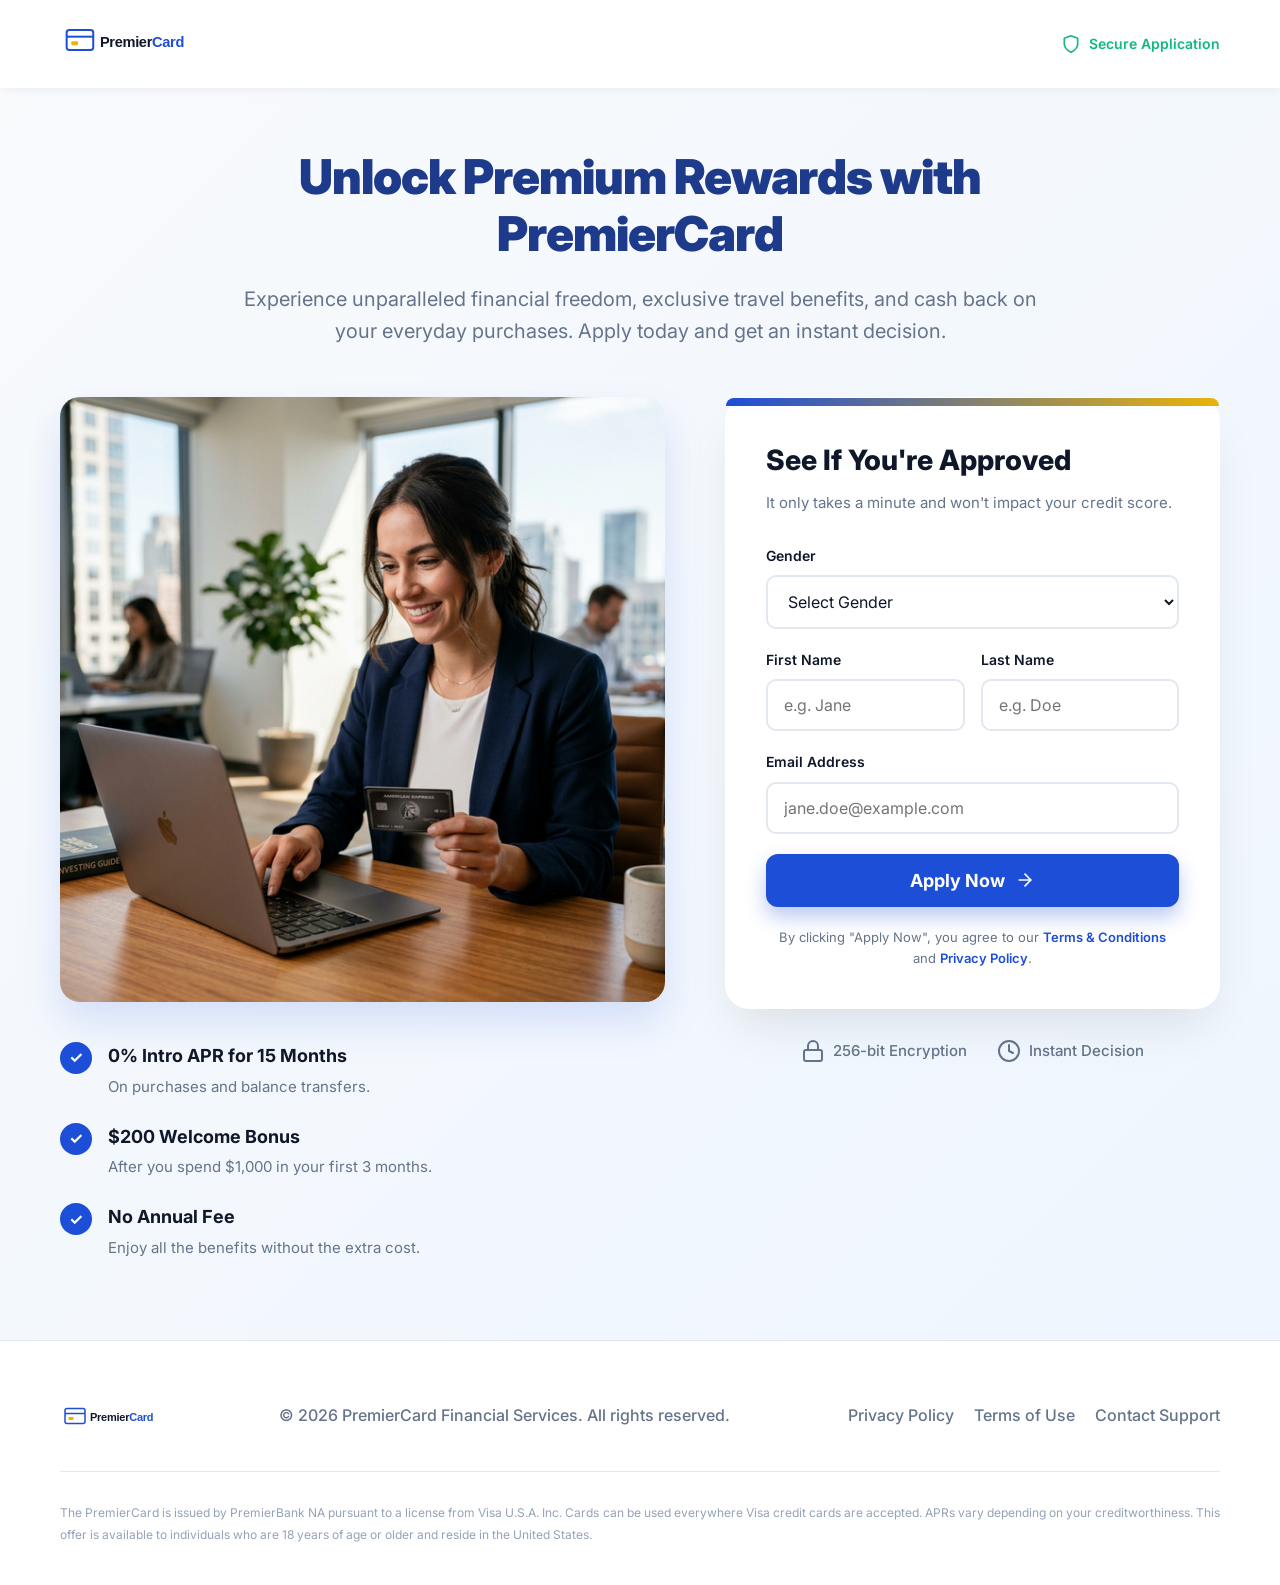
<file: credit-card-landing-pages/landing-page-1/index.html>
<!DOCTYPE html>
<html lang="en">
<head>
    <meta charset="UTF-8">
    <meta name="viewport" content="width=device-width, initial-scale=1.0">
    <title>Apply for PremierCard - Top Credit Card Offer</title>
    <meta name="description" content="Apply for the PremierCard to enjoy exclusive benefits, low interest rates, and premium rewards.">
    <link rel="preconnect" href="https://fonts.googleapis.com">
    <link rel="preconnect" href="https://fonts.gstatic.com" crossorigin>
    <link href="https://fonts.googleapis.com/css2?family=Inter:wght@300;400;500;600;700;900&display=swap" rel="stylesheet">
    <link rel="stylesheet" href="style.css">
</head>
<body>
    <!-- Preloader -->
    <div id="preloader" class="preloader">
        <div class="spinner"></div>
    </div>

    <header class="header">
        <div class="container">
            <a href="#" class="logo">
                <img src="images/logo.svg" alt="PremierCard Logo" height="40">
            </a>
            <div class="secure-badge">
                <svg width="20" height="20" viewBox="0 0 24 24" fill="none" stroke="currentColor" stroke-width="2" stroke-linecap="round" stroke-linejoin="round"><path d="M12 22s8-4 8-10V5l-8-3-8 3v7c0 6 8 10 8 10z"></path></svg>
                <span>Secure Application</span>
            </div>
        </div>
    </header>

    <main>
        <section class="hero-section">
            <div class="container">
                <div class="hero-header">
                    <h1 class="headline">Unlock Premium Rewards with PremierCard</h1>
                    <p class="description">Experience unparalleled financial freedom, exclusive travel benefits, and cash back on your everyday purchases. Apply today and get an instant decision.</p>
                </div>
                
                <div class="hero-grid">
                    <div class="left-content">
                        <div class="image-wrapper">
                            <img src="images/hero-image.png" alt="Person using credit card online" class="hero-image">
                        </div>
                        <div class="benefits-list">
                            <div class="benefit-item">
                                <div class="icon">✓</div>
                                <div>
                                    <h3>0% Intro APR for 15 Months</h3>
                                    <p>On purchases and balance transfers.</p>
                                </div>
                            </div>
                            <div class="benefit-item">
                                <div class="icon">✓</div>
                                <div>
                                    <h3>$200 Welcome Bonus</h3>
                                    <p>After you spend $1,000 in your first 3 months.</p>
                                </div>
                            </div>
                            <div class="benefit-item">
                                <div class="icon">✓</div>
                                <div>
                                    <h3>No Annual Fee</h3>
                                    <p>Enjoy all the benefits without the extra cost.</p>
                                </div>
                            </div>
                        </div>
                    </div>

                    <div class="right-form">
                        <div class="form-card">
                            <h2>See If You're Approved</h2>
                            <p>It only takes a minute and won't impact your credit score.</p>
                            
                            <form id="applyForm" class="apply-form" novalidate>
                                <div class="form-group">
                                    <label for="gender">Gender</label>
                                    <select id="gender" name="gender" required>
                                        <option value="" disabled selected>Select Gender</option>
                                        <option value="male">Male</option>
                                        <option value="female">Female</option>
                                    </select>
                                    <div class="error-message" id="gender-error">Please select your gender.</div>
                                </div>

                                <div class="form-row">
                                    <div class="form-group">
                                        <label for="firstName">First Name</label>
                                        <input type="text" id="firstName" name="firstName" placeholder="e.g. Jane" required>
                                        <div class="error-message" id="firstName-error">First name is required.</div>
                                    </div>
                                    <div class="form-group">
                                        <label for="lastName">Last Name</label>
                                        <input type="text" id="lastName" name="lastName" placeholder="e.g. Doe" required>
                                        <div class="error-message" id="lastName-error">Last name is required.</div>
                                    </div>
                                </div>

                                <div class="form-group">
                                    <label for="email">Email Address</label>
                                    <input type="email" id="email" name="email" placeholder="jane.doe@example.com" required>
                                    <div class="error-message" id="email-error">Please enter a valid email address.</div>
                                </div>

                                <button type="submit" class="submit-btn" id="submitBtn">
                                    <span>Apply Now</span>
                                    <svg width="20" height="20" viewBox="0 0 24 24" fill="none" stroke="currentColor" stroke-width="2" stroke-linecap="round" stroke-linejoin="round"><line x1="5" y1="12" x2="19" y2="12"></line><polyline points="12 5 19 12 12 19"></polyline></svg>
                                </button>
                                
                                <p class="terms">By clicking "Apply Now", you agree to our <a href="#">Terms & Conditions</a> and <a href="#">Privacy Policy</a>.</p>
                            </form>
                        </div>

                        <div class="trust-signals">
                            <div class="trust-item">
                                <svg width="24" height="24" viewBox="0 0 24 24" fill="none" stroke="currentColor" stroke-width="2" stroke-linecap="round" stroke-linejoin="round"><rect x="3" y="11" width="18" height="11" rx="2" ry="2"></rect><path d="M7 11V7a5 5 0 0 1 10 0v4"></path></svg>
                                <span>256-bit Encryption</span>
                            </div>
                            <div class="trust-item">
                                <svg width="24" height="24" viewBox="0 0 24 24" fill="none" stroke="currentColor" stroke-width="2" stroke-linecap="round" stroke-linejoin="round"><circle cx="12" cy="12" r="10"></circle><polyline points="12 6 12 12 16 14"></polyline></svg>
                                <span>Instant Decision</span>
                            </div>
                        </div>
                    </div>
                </div>
            </div>
        </section>
    </main>

    <footer class="footer">
        <div class="container">
            <div class="footer-content">
                <img src="images/logo.svg" alt="PremierCard Logo" height="30" class="footer-logo">
                <p class="copyright">&copy; 2026 PremierCard Financial Services. All rights reserved.</p>
                <div class="footer-links">
                    <a href="#">Privacy Policy</a>
                    <a href="#">Terms of Use</a>
                    <a href="#">Contact Support</a>
                </div>
            </div>
            <p class="disclaimer">
                The PremierCard is issued by PremierBank NA pursuant to a license from Visa U.S.A. Inc. Cards can be used everywhere Visa credit cards are accepted. APRs vary depending on your creditworthiness. This offer is available to individuals who are 18 years of age or older and reside in the United States.
            </p>
        </div>
    </footer>

    <script src="script.js"></script>
</body>
</html>
</file>
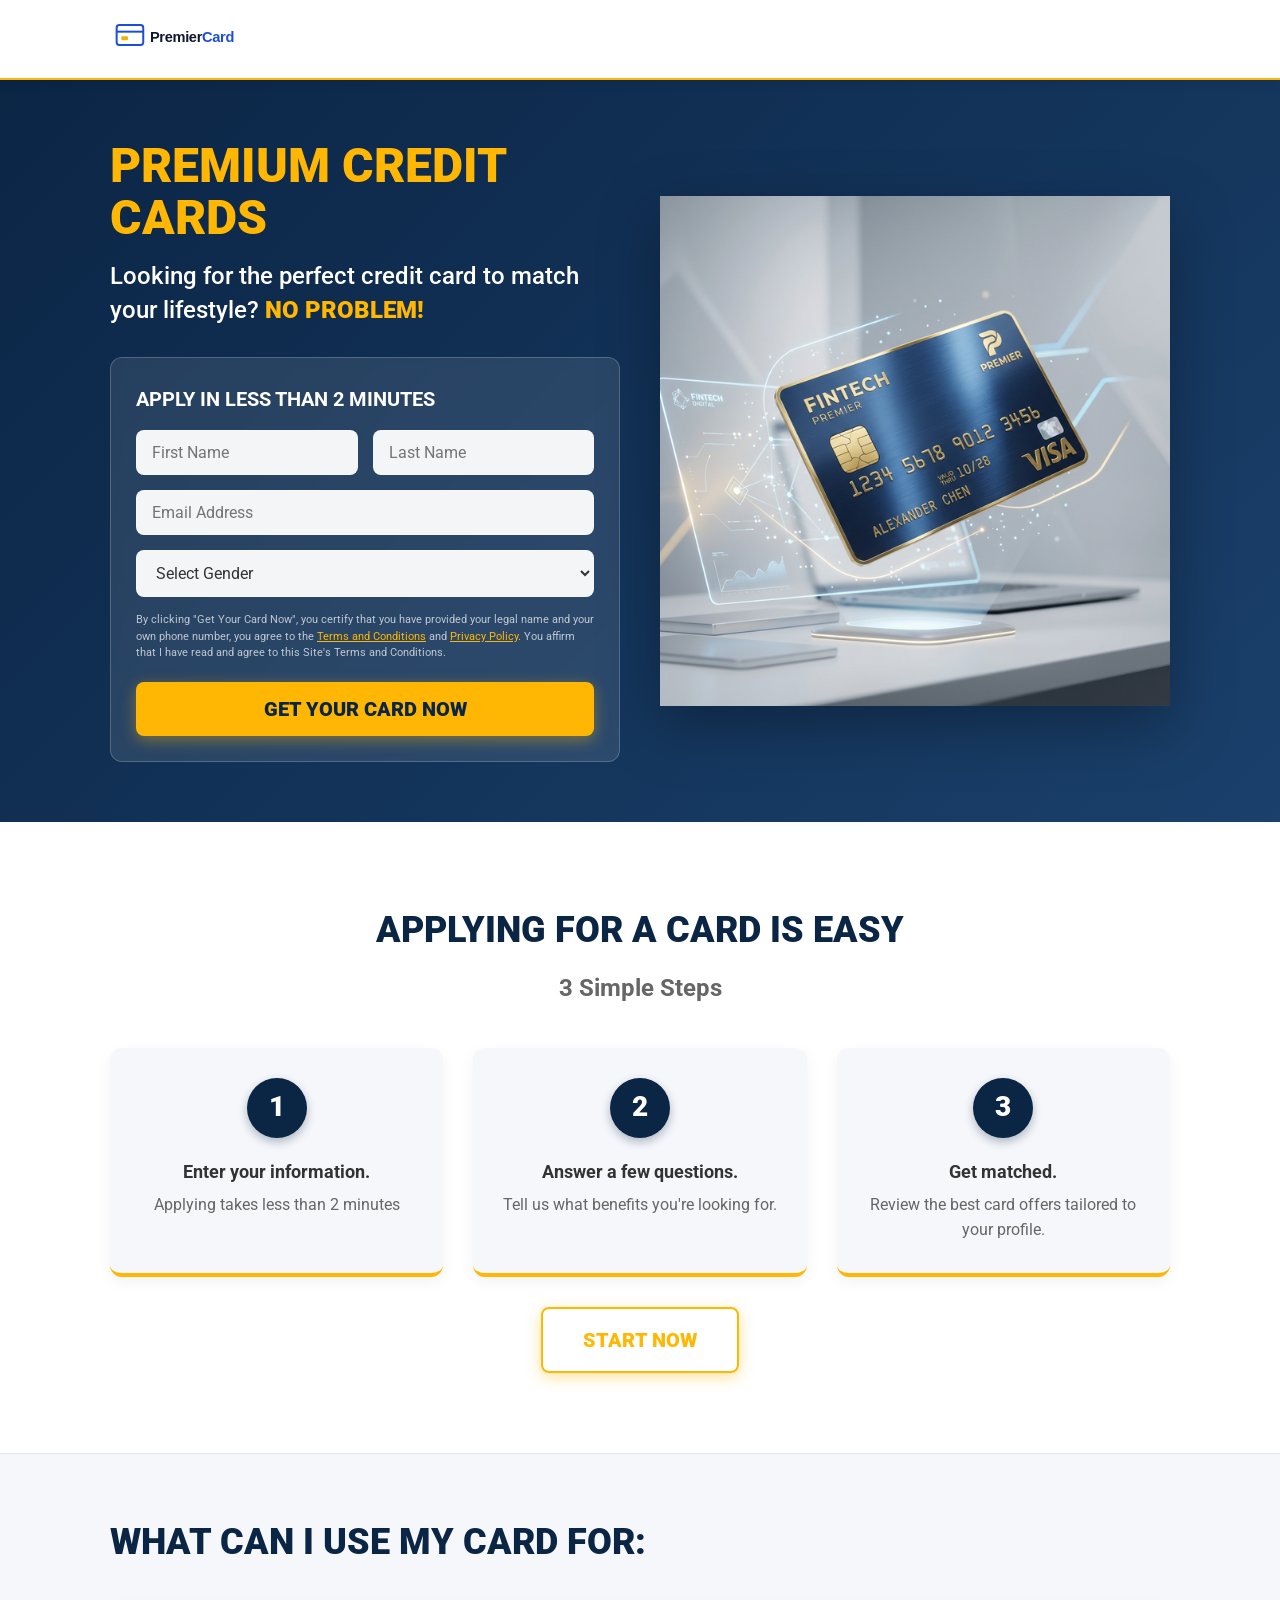
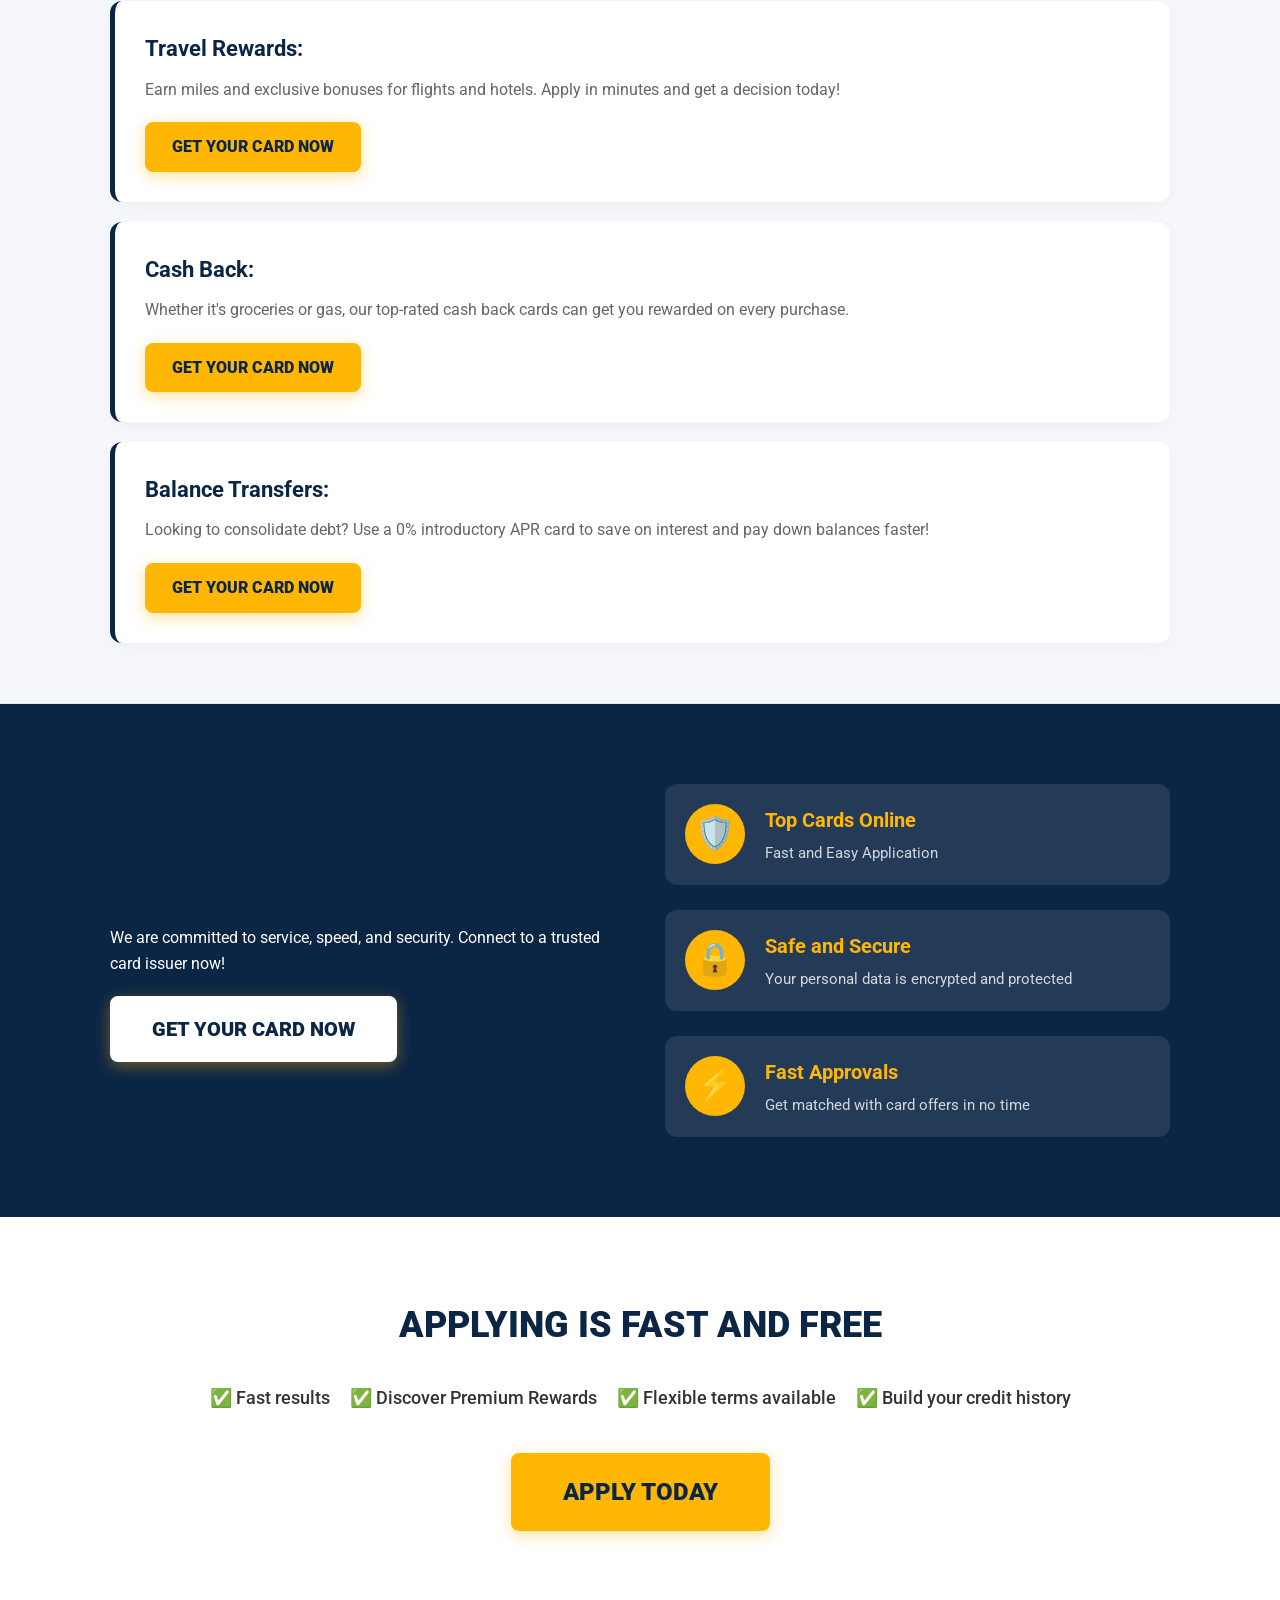
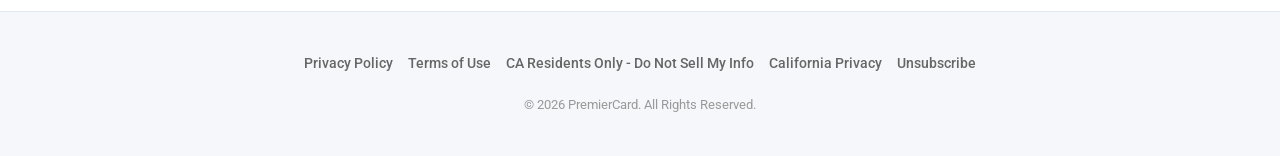
<file: credit-card-landing-pages/landing-page-2/index.html>
<!DOCTYPE html>
<html lang="en">
<head>
    <meta charset="UTF-8">
    <meta name="viewport" content="width=device-width, initial-scale=1.0">
    <title>Find Your Perfect Credit Card - PremierCard</title>
    <meta name="description" content="Apply for premium credit cards in minutes.">
    <link rel="preconnect" href="https://fonts.googleapis.com">
    <link rel="preconnect" href="https://fonts.gstatic.com" crossorigin>
    <link href="https://fonts.googleapis.com/css2?family=Roboto:wght@400;500;700;900&display=swap" rel="stylesheet">
    <link rel="stylesheet" href="style.css">
</head>
<body>
    <!-- Preloader -->
    <div id="preloader" class="preloader">
        <div class="spinner"></div>
    </div>

    <header class="header">
        <div class="container">
            <a href="#" class="logo">
                <img src="images/logo.svg" alt="PremierCard Logo" height="40">
            </a>
        </div>
    </header>

    <section class="hero-section" id="hero">
        <div class="container hero-container">
            <div class="hero-content">
                <h1 class="hero-title">PREMIUM CREDIT CARDS</h1>
                <h2 class="hero-subtitle">Looking for the perfect credit card to match your lifestyle? <span class="highlight">NO PROBLEM!</span></h2>
                
                <div class="apply-box">
                    <h3 class="apply-title">APPLY IN LESS THAN 2 MINUTES</h3>
                    <form id="heroForm" class="hero-form" novalidate>
                        <div class="form-row">
                            <div class="form-group">
                                <input type="text" id="firstName" name="firstName" placeholder="First Name" required>
                                <div class="error-message" id="firstName-error">Required</div>
                            </div>
                            <div class="form-group">
                                <input type="text" id="lastName" name="lastName" placeholder="Last Name" required>
                                <div class="error-message" id="lastName-error">Required</div>
                            </div>
                        </div>
                        <div class="form-group mb-15">
                            <input type="email" id="email" name="email" placeholder="Email Address" required>
                            <div class="error-message" id="email-error">Valid email required</div>
                        </div>
                        <div class="form-group mb-15">
                            <select id="gender" name="gender" required>
                                <option value="" disabled selected>Select Gender</option>
                                <option value="male">Male</option>
                                <option value="female">Female</option>
                            </select>
                            <div class="error-message" id="gender-error">Required</div>
                        </div>
                        <p class="disclaimer-text">
                            By clicking "Get Your Card Now", you certify that you have provided your legal name and your own phone number, you agree to the <a href="#">Terms and Conditions</a> and <a href="#">Privacy Policy</a>. You affirm that I have read and agree to this Site's Terms and Conditions.
                        </p>
                        <button type="submit" class="cta-button pulse w-100" id="submitBtn">Get Your Card Now</button>
                    </form>
                </div>
            </div>
            <div class="hero-image-wrapper">
                <img src="images/card-graphic.png" alt="Premium Credit Card" class="hero-img">
            </div>
        </div>
    </section>

    <section class="steps-section">
        <div class="container">
            <h2 class="section-title">APPLYING FOR A CARD IS EASY</h2>
            <h3 class="section-subtitle">3 Simple Steps</h3>
            
            <div class="steps-grid">
                <div class="step-card">
                    <div class="step-number">1</div>
                    <p><strong>Enter your information.</strong> Applying takes less than 2 minutes</p>
                </div>
                <div class="step-card">
                    <div class="step-number">2</div>
                    <p><strong>Answer a few questions.</strong> Tell us what benefits you're looking for.</p>
                </div>
                <div class="step-card">
                    <div class="step-number">3</div>
                    <p><strong>Get matched.</strong> Review the best card offers tailored to your profile.</p>
                </div>
            </div>
            
            <div class="text-center mt-30">
                <a href="#hero" class="cta-button hollow">Start Now</a>
            </div>
        </div>
    </section>

    <section class="use-cases-section">
        <div class="container">
            <h2 class="section-title left-align">What Can I Use My Card For:</h2>
            
            <div class="use-case-list">
                <div class="use-case-item">
                    <div class="use-case-content">
                        <h3>Travel Rewards:</h3>
                        <p>Earn miles and exclusive bonuses for flights and hotels. Apply in minutes and get a decision today!</p>
                        <a href="#hero" class="cta-button small">Get Your Card Now</a>
                    </div>
                </div>

                <div class="use-case-item">
                    <div class="use-case-content">
                        <h3>Cash Back:</h3>
                        <p>Whether it's groceries or gas, our top-rated cash back cards can get you rewarded on every purchase.</p>
                        <a href="#hero" class="cta-button small">Get Your Card Now</a>
                    </div>
                </div>

                <div class="use-case-item">
                    <div class="use-case-content">
                        <h3>Balance Transfers:</h3>
                        <p>Looking to consolidate debt? Use a 0% introductory APR card to save on interest and pay down balances faster!</p>
                        <a href="#hero" class="cta-button small">Get Your Card Now</a>
                    </div>
                </div>
            </div>
        </div>
    </section>

    <section class="why-us-section">
        <div class="container">
            <div class="why-us-grid">
                <div class="why-us-text">
                    <h2 class="section-title left-align text-white">WHY CHOOSE US:</h2>
                    <p class="text-white mb-20">We are committed to service, speed, and security. Connect to a trusted card issuer now!</p>
                    <a href="#hero" class="cta-button secondary">Get Your Card Now</a>
                </div>
                <div class="why-us-features">
                    <div class="feature-item">
                        <div class="feature-icon">🛡️</div>
                        <div>
                            <h4>Top Cards Online</h4>
                            <p>Fast and Easy Application</p>
                        </div>
                    </div>
                    <div class="feature-item">
                        <div class="feature-icon">🔒</div>
                        <div>
                            <h4>Safe and Secure</h4>
                            <p>Your personal data is encrypted and protected</p>
                        </div>
                    </div>
                    <div class="feature-item">
                        <div class="feature-icon">⚡</div>
                        <div>
                            <h4>Fast Approvals</h4>
                            <p>Get matched with card offers in no time</p>
                        </div>
                    </div>
                </div>
            </div>
        </div>
    </section>

    <section class="final-cta-section">
        <div class="container text-center">
            <h2 class="section-title">APPLYING IS FAST AND FREE</h2>
            <div class="benefits-checklist">
                <span>✅ Fast results</span>
                <span>✅ Discover Premium Rewards</span>
                <span>✅ Flexible terms available</span>
                <span>✅ Build your credit history</span>
            </div>
            <a href="#hero" class="cta-button large pulse">Apply Today</a>
        </div>
    </section>

    <footer class="footer">
        <div class="container">
            <div class="footer-links">
                <a href="#">Privacy Policy</a>
                <a href="#">Terms of Use</a>
                <a href="#">CA Residents Only - Do Not Sell My Info</a>
                <a href="#">California Privacy</a>
                <a href="#">Unsubscribe</a>
            </div>
            <p class="copyright">&copy; <script>document.write((new Date()).getFullYear());</script> PremierCard. All Rights Reserved.</p>
        </div>
    </footer>
    
    <script src="script.js"></script>
</body>
</html>
</file>
<file: credit-card-landing-pages/landing-page-1/style.css>
:root {
    --primary-blue: #1d4ed8;
    --primary-blue-dark: #1e3a8a;
    --primary-blue-light: #eff6ff;
    --accent-gold: #eab308;
    --accent-gold-hover: #ca8a04;
    --text-dark: #0f172a;
    --text-muted: #64748b;
    --bg-light: #f8fafc;
    --white: #ffffff;
    --border-color: #e2e8f0;
    --error-red: #ef4444;
}

* {
    margin: 0;
    padding: 0;
    box-sizing: border-box;
    font-family: 'Inter', sans-serif;
}

body {
    background-color: var(--bg-light);
    color: var(--text-dark);
    line-height: 1.6;
    -webkit-font-smoothing: antialiased;
}

.container {
    max-width: 1200px;
    margin: 0 auto;
    padding: 0 20px;
}

/* Preloader */
.preloader {
    position: fixed;
    top: 0;
    left: 0;
    width: 100%;
    height: 100%;
    background-color: var(--white);
    z-index: 9999;
    display: flex;
    justify-content: center;
    align-items: center;
    transition: opacity 0.5s ease;
}

.spinner {
    width: 50px;
    height: 50px;
    border: 5px solid #f3f3f3;
    border-top: 5px solid var(--primary-blue);
    border-radius: 50%;
    animation: spin 1s linear infinite;
}

@keyframes spin {
    0% { transform: rotate(0deg); }
    100% { transform: rotate(360deg); }
}

/* Header */
.header {
    background-color: var(--white);
    padding: 20px 0;
    box-shadow: 0 2px 10px rgba(0, 0, 0, 0.05);
    position: sticky;
    top: 0;
    z-index: 100;
}

.header .container {
    display: flex;
    justify-content: space-between;
    align-items: center;
}

.secure-badge {
    display: flex;
    align-items: center;
    gap: 8px;
    color: #10b981;
    font-weight: 600;
    font-size: 14px;
}

/* Hero Section */
.hero-section {
    padding: 60px 0 80px;
    background: linear-gradient(135deg, var(--bg-light) 0%, var(--primary-blue-light) 100%);
}

.hero-header {
    text-align: center;
    max-width: 800px;
    margin: 0 auto 50px;
}

.headline {
    font-size: 48px;
    font-weight: 900;
    color: var(--primary-blue-dark);
    line-height: 1.2;
    margin-bottom: 20px;
    letter-spacing: -1px;
}

.description {
    font-size: 20px;
    color: var(--text-muted);
}

.hero-grid {
    display: grid;
    grid-template-columns: 1.1fr 0.9fr;
    gap: 60px;
    align-items: start;
}

/* Left Content */
.image-wrapper {
    border-radius: 20px;
    overflow: hidden;
    box-shadow: 0 20px 40px rgba(29, 78, 216, 0.15);
    margin-bottom: 40px;
    transition: transform 0.3s ease;
}

.image-wrapper:hover {
    transform: translateY(-5px);
}

.hero-image {
    width: 100%;
    height: auto;
    object-fit: cover;
    display: block;
}

.benefits-list {
    display: flex;
    flex-direction: column;
    gap: 24px;
}

.benefit-item {
    display: flex;
    gap: 16px;
    align-items: flex-start;
}

.benefit-item .icon {
    background-color: var(--primary-blue);
    color: var(--white);
    width: 32px;
    height: 32px;
    border-radius: 50%;
    display: flex;
    align-items: center;
    justify-content: center;
    font-size: 16px;
    font-weight: bold;
    flex-shrink: 0;
}

.benefit-item h3 {
    font-size: 18px;
    font-weight: 700;
    margin-bottom: 4px;
}

.benefit-item p {
    color: var(--text-muted);
    font-size: 15px;
}

/* Right Form */
.form-card {
    background-color: var(--white);
    border-radius: 24px;
    padding: 40px;
    box-shadow: 0 25px 50px -12px rgba(0, 0, 0, 0.1);
    border: 1px solid rgba(255, 255, 255, 0.5);
    position: relative;
}

.form-card::before {
    content: '';
    position: absolute;
    top: 0;
    left: 0;
    right: 0;
    height: 8px;
    background: linear-gradient(90deg, var(--primary-blue), var(--accent-gold));
    border-radius: 24px 24px 0 0;
}

.form-card h2 {
    font-size: 28px;
    font-weight: 800;
    margin-bottom: 8px;
    color: var(--text-dark);
}

.form-card > p {
    color: var(--text-muted);
    margin-bottom: 30px;
    font-size: 15px;
}

.apply-form .form-group {
    margin-bottom: 20px;
}

.apply-form .form-row {
    display: grid;
    grid-template-columns: 1fr 1fr;
    gap: 16px;
}

.apply-form label {
    display: block;
    font-size: 14px;
    font-weight: 600;
    margin-bottom: 8px;
    color: var(--text-dark);
}

.apply-form input,
.apply-form select {
    width: 100%;
    padding: 14px 16px;
    border: 2px solid var(--border-color);
    border-radius: 10px;
    font-size: 16px;
    color: var(--text-dark);
    background-color: var(--white);
    transition: all 0.2s ease;
    outline: none;
}

.apply-form input:focus,
.apply-form select:focus {
    border-color: var(--primary-blue);
    box-shadow: 0 0 0 4px rgba(29, 78, 216, 0.1);
}

.apply-form input.invalid,
.apply-form select.invalid {
    border-color: var(--error-red);
}

.error-message {
    color: var(--error-red);
    font-size: 13px;
    margin-top: 6px;
    display: none;
    font-weight: 500;
}

.submit-btn {
    width: 100%;
    padding: 16px;
    background-color: var(--primary-blue);
    color: var(--white);
    border: none;
    border-radius: 12px;
    font-size: 18px;
    font-weight: 700;
    cursor: pointer;
    transition: all 0.3s ease;
    display: flex;
    justify-content: center;
    align-items: center;
    gap: 10px;
    margin-top: 10px;
    margin-bottom: 20px;
    box-shadow: 0 10px 20px rgba(29, 78, 216, 0.3);
}

.submit-btn:hover {
    background-color: var(--primary-blue-dark);
    transform: translateY(-2px);
    box-shadow: 0 15px 25px rgba(29, 78, 216, 0.4);
}

.submit-btn:active {
    transform: translateY(0);
}

.terms {
    font-size: 13px;
    color: var(--text-muted);
    text-align: center;
}

.terms a {
    color: var(--primary-blue);
    text-decoration: none;
    font-weight: 600;
}

.terms a:hover {
    text-decoration: underline;
}

.trust-signals {
    display: flex;
    justify-content: center;
    gap: 30px;
    margin-top: 30px;
}

.trust-item {
    display: flex;
    align-items: center;
    gap: 8px;
    color: var(--text-muted);
    font-weight: 500;
    font-size: 15px;
}

/* Footer */
.footer {
    background-color: var(--white);
    padding: 60px 0 40px;
    border-top: 1px solid var(--border-color);
}

.footer-content {
    display: flex;
    justify-content: space-between;
    align-items: center;
    flex-wrap: wrap;
    gap: 20px;
    margin-bottom: 40px;
}

.copyright {
    color: var(--text-muted);
    font-weight: 500;
}

.footer-links {
    display: flex;
    gap: 20px;
}

.footer-links a {
    color: var(--text-muted);
    text-decoration: none;
    font-weight: 500;
    transition: color 0.2s ease;
}

.footer-links a:hover {
    color: var(--primary-blue);
}

.disclaimer {
    font-size: 12px;
    color: #94a3b8;
    text-align: justify;
    line-height: 1.8;
    border-top: 1px solid var(--border-color);
    padding-top: 30px;
}

/* Media Queries */
@media (max-width: 992px) {
    .hero-grid {
        grid-template-columns: 1fr;
    }
    .hero-header {
        margin-bottom: 40px;
    }
    .headline {
        font-size: 40px;
    }
    .right-form {
        max-width: 600px;
        margin: 0 auto;
        width: 100%;
    }
}

@media (max-width: 600px) {
    .apply-form .form-row {
        grid-template-columns: 1fr;
    }
    .headline {
        font-size: 32px;
    }
    .form-card {
        padding: 30px 20px;
    }
    .footer-content {
        flex-direction: column;
        text-align: center;
    }
    .trust-signals {
        flex-direction: column;
        align-items: center;
        gap: 15px;
    }
}
</file>
<file: credit-card-landing-pages/landing-page-2/style.css>
:root {
    --primary-color: #0b2545; /* Dark sophisticated navy */
    --accent-color: #ffb703;  /* High converting gold/orange */
    --accent-hover: #fb8500;
    --text-dark: #333333;
    --text-light: #ffffff;
    --text-muted: #666666;
    --bg-light: #f5f7fa;
    --bg-white: #ffffff;
    --success: #2a9d8f;
}

* {
    margin: 0;
    padding: 0;
    box-sizing: border-box;
    font-family: 'Roboto', sans-serif;
}

body {
    color: var(--text-dark);
    line-height: 1.6;
    background-color: var(--bg-white);
}

.container {
    max-width: 1100px;
    margin: 0 auto;
    padding: 0 20px;
}

.text-center { text-align: center; }
.text-white { color: var(--text-light); }
.mt-30 { margin-top: 30px; }
.mb-20 { margin-bottom: 20px; }

/* Preloader */
.preloader {
    position: fixed;
    top: 0;
    left: 0;
    width: 100%;
    height: 100%;
    background-color: var(--bg-white);
    z-index: 9999;
    display: flex;
    justify-content: center;
    align-items: center;
    transition: opacity 0.5s ease;
}

.spinner {
    width: 50px;
    height: 50px;
    border: 5px solid #f3f3f3;
    border-top: 5px solid var(--accent-color);
    border-radius: 50%;
    animation: spin 1s linear infinite;
}

@keyframes spin {
    0% { transform: rotate(0deg); }
    100% { transform: rotate(360deg); }
}

/* Header */
.header {
    background: var(--bg-white);
    padding: 15px 0;
    border-bottom: 2px solid var(--accent-color);
    box-shadow: 0 2px 10px rgba(0,0,0,0.1);
    position: sticky;
    top: 0;
    z-index: 100;
}

/* Typography */
.section-title {
    font-size: 36px;
    font-weight: 900;
    color: var(--primary-color);
    text-align: center;
    text-transform: uppercase;
    margin-bottom: 10px;
}

.section-title.left-align {
    text-align: left;
}

.section-subtitle {
    font-size: 24px;
    font-weight: 700;
    color: var(--text-muted);
    text-align: center;
    margin-bottom: 40px;
}

/* Buttons */
.cta-button {
    display: inline-block;
    background: var(--accent-color);
    color: var(--primary-color);
    font-size: 20px;
    font-weight: 900;
    padding: 15px 40px;
    border-radius: 8px;
    text-decoration: none;
    text-transform: uppercase;
    transition: all 0.3s ease;
    box-shadow: 0 4px 15px rgba(255, 183, 3, 0.4);
    border: 2px solid var(--accent-color);
}

.cta-button:hover {
    background: var(--accent-hover);
    border-color: var(--accent-hover);
    transform: translateY(-2px);
    box-shadow: 0 6px 20px rgba(251, 133, 0, 0.4);
    color: var(--primary-color);
}

.cta-button.small {
    font-size: 16px;
    padding: 10px 25px;
}

.cta-button.hollow {
    background: transparent;
    color: var(--accent-color);
    border: 2px solid var(--accent-color);
}

.cta-button.hollow:hover {
    background: var(--accent-color);
    color: var(--primary-color);
}

.cta-button.secondary {
    background: var(--bg-white);
    color: var(--primary-color);
    border-color: var(--bg-white);
}

.cta-button.secondary:hover {
    background: var(--accent-color);
    color: var(--primary-color);
}

.cta-button.large {
    font-size: 24px;
    padding: 18px 50px;
}

/* Animations */
@keyframes pulse {
    0% { transform: scale(1); }
    50% { transform: scale(1.05); }
    100% { transform: scale(1); }
}

.pulse {
    animation: pulse 2s infinite;
}

/* Hero Section */
.hero-section {
    background: linear-gradient(135deg, var(--primary-color) 0%, #1a406b 100%);
    color: var(--text-light);
    padding: 60px 0;
}

.hero-container {
    display: flex;
    align-items: center;
    gap: 40px;
}

.hero-content {
    flex: 1;
}

.hero-title {
    font-size: 48px;
    font-weight: 900;
    line-height: 1.1;
    margin-bottom: 15px;
    color: var(--accent-color);
}

.hero-subtitle {
    font-size: 24px;
    font-weight: 500;
    margin-bottom: 30px;
    line-height: 1.4;
}

.highlight {
    color: var(--accent-color);
    font-weight: 900;
}

.apply-box {
    background: rgba(255, 255, 255, 0.1);
    border: 1px solid rgba(255, 255, 255, 0.2);
    border-radius: 12px;
    padding: 25px;
    backdrop-filter: blur(5px);
}

.apply-title {
    font-size: 20px;
    font-weight: 700;
    margin-bottom: 15px;
    text-transform: uppercase;
}

.disclaimer-text {
    font-size: 11px;
    line-height: 1.5;
    color: rgba(255, 255, 255, 0.7);
    margin-bottom: 20px;
}

.disclaimer-text a {
    color: var(--accent-color);
    text-decoration: underline;
}

.hero-image-wrapper {
    flex: 1;
    display: flex;
    justify-content: center;
}

.hero-img {
    max-width: 100%;
    height: auto;
    animation: float 4s ease-in-out infinite;
    filter: drop-shadow(0 20px 30px rgba(0,0,0,0.3));
}

@keyframes float {
    0% { transform: translateY(0px); }
    50% { transform: translateY(-15px); }
    100% { transform: translateY(0px); }
}

/* Steps Section */
.steps-section {
    padding: 80px 0;
    background: var(--bg-white);
}

.steps-grid {
    display: grid;
    grid-template-columns: repeat(3, 1fr);
    gap: 30px;
}

.step-card {
    text-align: center;
    padding: 30px 20px;
    background: var(--bg-light);
    border-radius: 12px;
    box-shadow: 0 5px 15px rgba(0,0,0,0.05);
    border-bottom: 4px solid var(--accent-color);
}

.step-number {
    width: 60px;
    height: 60px;
    background: var(--primary-color);
    color: var(--text-light);
    font-size: 28px;
    font-weight: 900;
    border-radius: 50%;
    display: flex;
    align-items: center;
    justify-content: center;
    margin: 0 auto 20px;
    box-shadow: 0 4px 10px rgba(11, 37, 69, 0.3);
}

.step-card p {
    font-size: 16px;
    color: var(--text-muted);
}

.step-card strong {
    display: block;
    color: var(--text-dark);
    font-size: 18px;
    margin-bottom: 5px;
}

/* Use Cases */
.use-cases-section {
    padding: 60px 0;
    background: var(--bg-light);
    border-top: 1px solid #e1e8f0;
    border-bottom: 1px solid #e1e8f0;
}

.use-case-list {
    display: grid;
    grid-template-columns: 1fr;
    gap: 20px;
    margin-top: 30px;
}

.use-case-item {
    background: var(--bg-white);
    padding: 30px;
    border-radius: 12px;
    box-shadow: 0 5px 15px rgba(0,0,0,0.03);
    border-left: 5px solid var(--primary-color);
}

.use-case-content h3 {
    font-size: 22px;
    color: var(--primary-color);
    margin-bottom: 10px;
}

.use-case-content p {
    color: var(--text-muted);
    margin-bottom: 20px;
    font-size: 16px;
    max-width: 800px;
}

/* Why Us Section */
.why-us-section {
    background: var(--primary-color);
    padding: 80px 0;
    color: var(--text-light);
}

.why-us-grid {
    display: grid;
    grid-template-columns: 1fr 1fr;
    gap: 50px;
    align-items: center;
}

.why-us-features {
    display: flex;
    flex-direction: column;
    gap: 25px;
}

.feature-item {
    display: flex;
    align-items: center;
    gap: 20px;
    background: rgba(255, 255, 255, 0.1);
    padding: 20px;
    border-radius: 12px;
}

.feature-icon {
    font-size: 32px;
    background: var(--accent-color);
    width: 60px;
    height: 60px;
    display: flex;
    align-items: center;
    justify-content: center;
    border-radius: 50%;
    color: var(--primary-color);
}

.feature-item h4 {
    font-size: 20px;
    margin-bottom: 5px;
    color: var(--accent-color);
}

.feature-item p {
    font-size: 15px;
    color: rgba(255, 255, 255, 0.8);
}

/* Final CTA Section */
.final-cta-section {
    padding: 80px 0;
    background: var(--bg-white);
}

.benefits-checklist {
    display: flex;
    justify-content: center;
    flex-wrap: wrap;
    gap: 20px;
    margin: 30px 0 40px;
    font-size: 18px;
    font-weight: 500;
}

/* Footer */
.footer {
    background: var(--bg-light);
    padding: 40px 0;
    text-align: center;
    border-top: 1px solid #e1e8f0;
}

.footer-links {
    display: flex;
    justify-content: center;
    flex-wrap: wrap;
    gap: 15px;
    margin-bottom: 20px;
}

.footer-links a {
    color: var(--text-muted);
    text-decoration: none;
    font-size: 14px;
    font-weight: 500;
}

.footer-links a:hover {
    color: var(--primary-color);
    text-decoration: underline;
}

.copyright {
    color: #999;
    font-size: 13px;
}

/* Responsive */
@media (max-width: 992px) {
    .hero-container {
        flex-direction: column;
        text-align: center;
    }
    .hero-title {
        font-size: 40px;
    }
    .why-us-grid {
        grid-template-columns: 1fr;
    }
    .section-title.left-align {
        text-align: center;
    }
}

@media (max-width: 768px) {
    .steps-grid {
        grid-template-columns: 1fr;
    }
    .hero-title {
        font-size: 32px;
    }
    .hero-subtitle {
        font-size: 20px;
    }
    .benefits-checklist {
        flex-direction: column;
        align-items: center;
    }
}

/* Form Styles for Hero Section */
.hero-form {
    margin-top: 15px;
}
.hero-form .form-row {
    display: grid;
    grid-template-columns: 1fr 1fr;
    gap: 15px;
    margin-bottom: 15px;
}
.hero-form .form-group {
    position: relative;
    text-align: left;
}
.mb-15 {
    margin-bottom: 15px;
}
.hero-form input,
.hero-form select {
    width: 100%;
    padding: 12px 15px;
    border: 1px solid rgba(255, 255, 255, 0.3);
    border-radius: 8px;
    font-size: 16px;
    background: rgba(255, 255, 255, 0.95);
    color: var(--text-dark);
    outline: none;
    transition: all 0.3s;
}
.hero-form input:focus,
.hero-form select:focus {
    background: var(--bg-white);
    border-color: var(--accent-color);
    box-shadow: 0 0 0 3px rgba(255, 183, 3, 0.3);
}
.hero-form input.invalid,
.hero-form select.invalid {
    border-color: #ef4444;
    background: #fef2f2;
}
.error-message {
    color: #ff8a8a;
    font-size: 12px;
    margin-top: 4px;
    display: none;
    font-weight: 500;
}
.w-100 {
    width: 100%;
    border: none;
    cursor: pointer;
}
</file>
